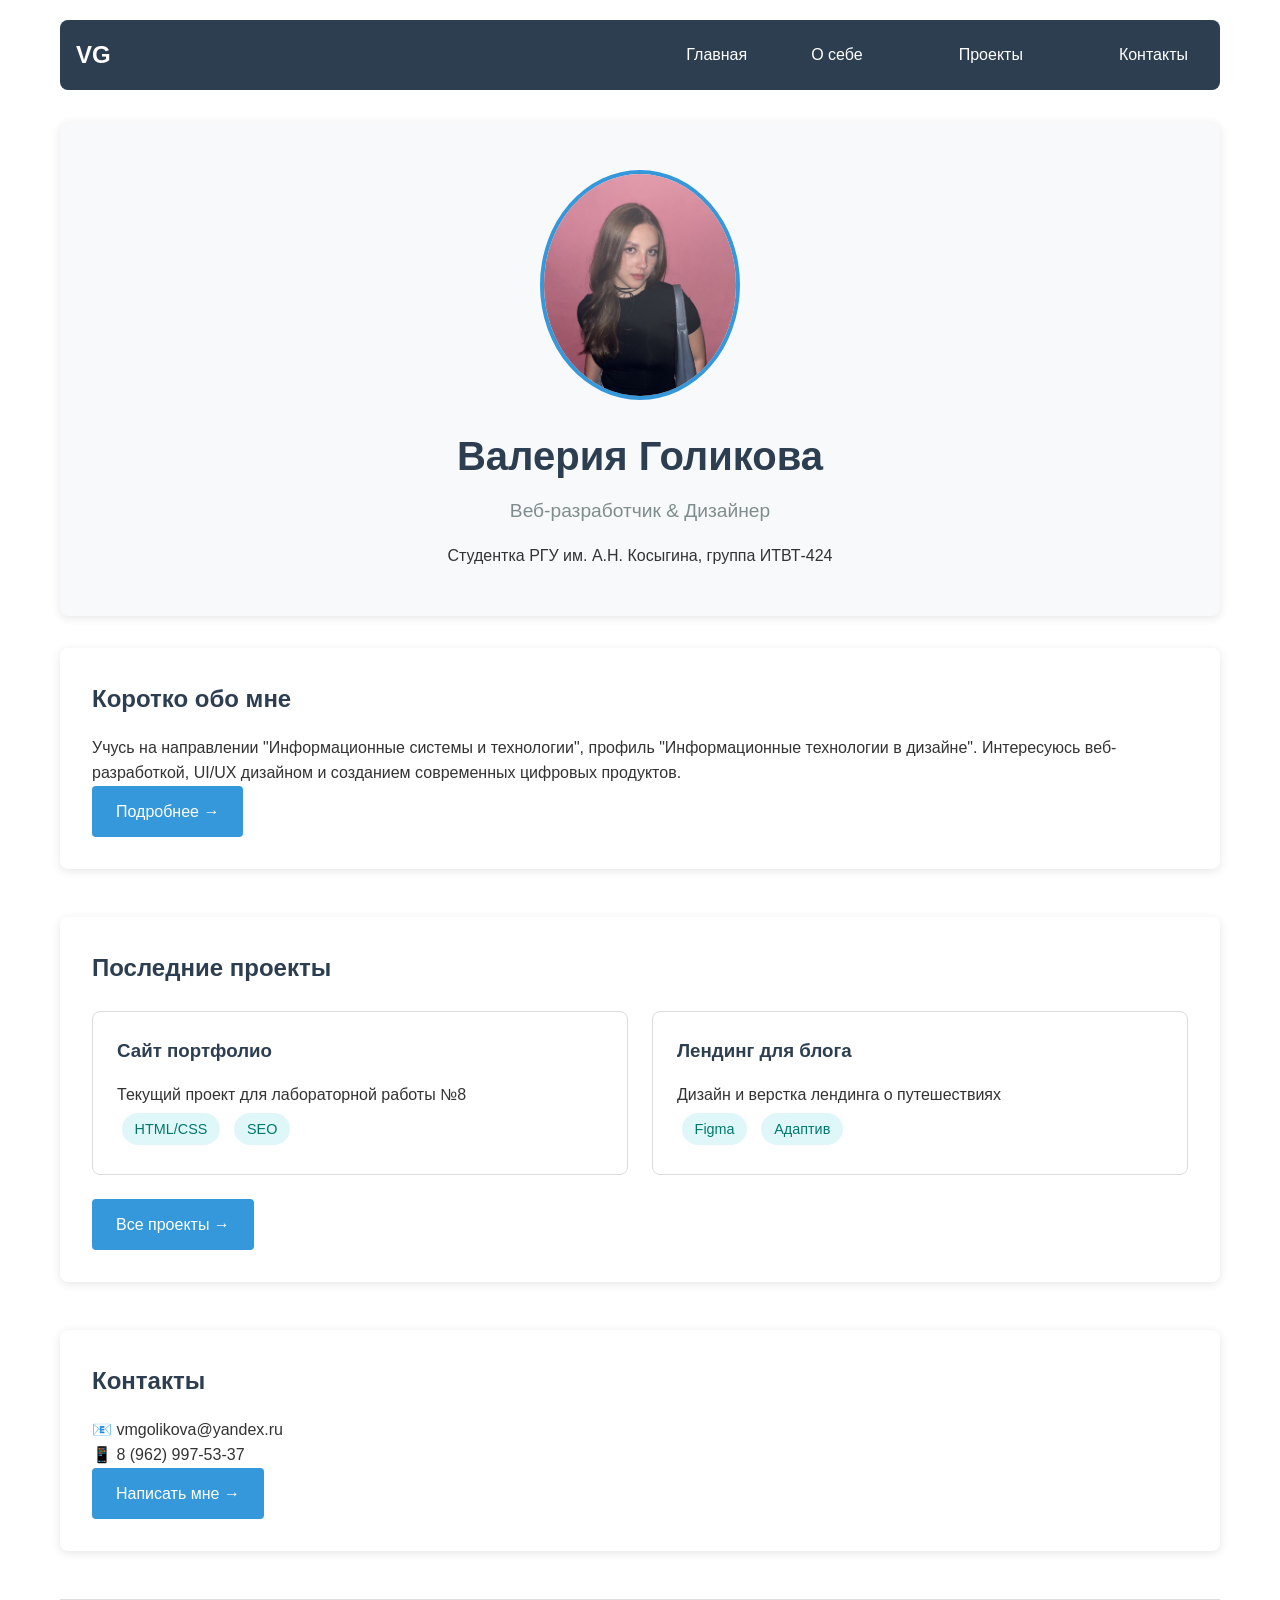
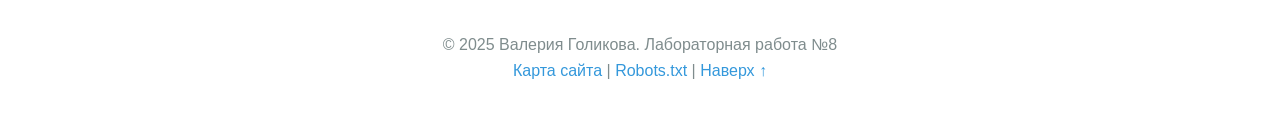
<file: index.html>
<!DOCTYPE html>
<html lang="ru">
<head>
    <meta charset="UTF-8">
    <meta name="viewport" content="width=device-width, initial-scale=1.0">
    
    <!-- SEO оптимизация -->
    <title>Валерия Голикова | Веб-разработчик - Портфолио</title>
    <meta name="description" content="Портфолио Валерии Голиковой, студентки РГУ им. Косыгина. Веб-разработка, дизайн, HTML, CSS, JavaScript, Figma.">
    
    <!-- Стили -->
    <link rel="stylesheet" href="css/style.css">
    
    <!-- Favicon -->
    <link rel="icon" href="data:image/svg+xml,<svg xmlns=%22http://www.w3.org/2000/svg%22 viewBox=%220 0 100 100%22><text y=%22.9em%22 font-size=%2290%22>👩‍💻</text></svg>">
</head>
<body>
    <!-- Навигация -->
    <header>
        <nav>
            <div class="logo">VG</div>
            <ul>
                <li><a href="#home">Главная</a></li>
                <li><a href="./about.html">О себе</a><li>
                <li><a href="./projects.html">Проекты</a><li>
                <li><a href="./contact.html">Контакты</a></li>
            </ul>
        </nav>
    </header>

    <!-- Герой секция -->
    <section id="home" class="hero">
        <div class="hero-content">
            <img src="images/y.jpeg" alt="Фото Валерии Голиковой" width="200" height="230">
            <h1>Валерия Голикова</h1>
            <p class="subtitle">Веб-разработчик & Дизайнер</p>
            <p>Студентка РГУ им. А.Н. Косыгина, группа ИТВТ-424</p>
        </div>
    </section>

    <!-- Кратко о себе -->
    <section class="about-preview">
        <h2>Коротко обо мне</h2>
        <p>Учусь на направлении "Информационные системы и технологии", профиль "Информационные технологии в дизайне". Интересуюсь веб-разработкой, UI/UX дизайном и созданием современных цифровых продуктов.</p>
        <a href="about.html" class="btn">Подробнее →</a>
    </section>

    <!-- Предпросмотр проектов -->
    <section class="projects-preview">
        <h2>Последние проекты</h2>
        <div class="project-cards">
            <div class="project-card">
                <h3>Сайт портфолио</h3>
                <p>Текущий проект для лабораторной работы №8</p>
                <span class="tag">HTML/CSS</span>
                <span class="tag">SEO</span>
            </div>
            <div class="project-card">
                <h3>Лендинг для блога</h3>
                <p>Дизайн и верстка лендинга о путешествиях</p>
                <span class="tag">Figma</span>
                <span class="tag">Адаптив</span>
            </div>
        </div>
        <a href="projects.html" class="btn">Все проекты →</a>
    </section>

    <!-- Контакты -->
    <section class="contact-preview">
        <h2>Контакты</h2>
        <p>📧 vmgolikova@yandex.ru</p>
        <p>📱 8 (962) 997-53-37</p>
        <a href="contact.html" class="btn">Написать мне →</a>
    </section>

    <!-- Подвал -->
    <footer>
        <p>&copy; 2025 Валерия Голикова. Лабораторная работа №8</p>
        <p>
            <a href="sitemap.xml">Карта сайта</a> | 
            <a href="robots.txt">Robots.txt</a> |
            <a href="#top">Наверх ↑</a>
        </p>
    </footer>
    <script src="js/main.js" defer></script>
</body>
</html>
</file>
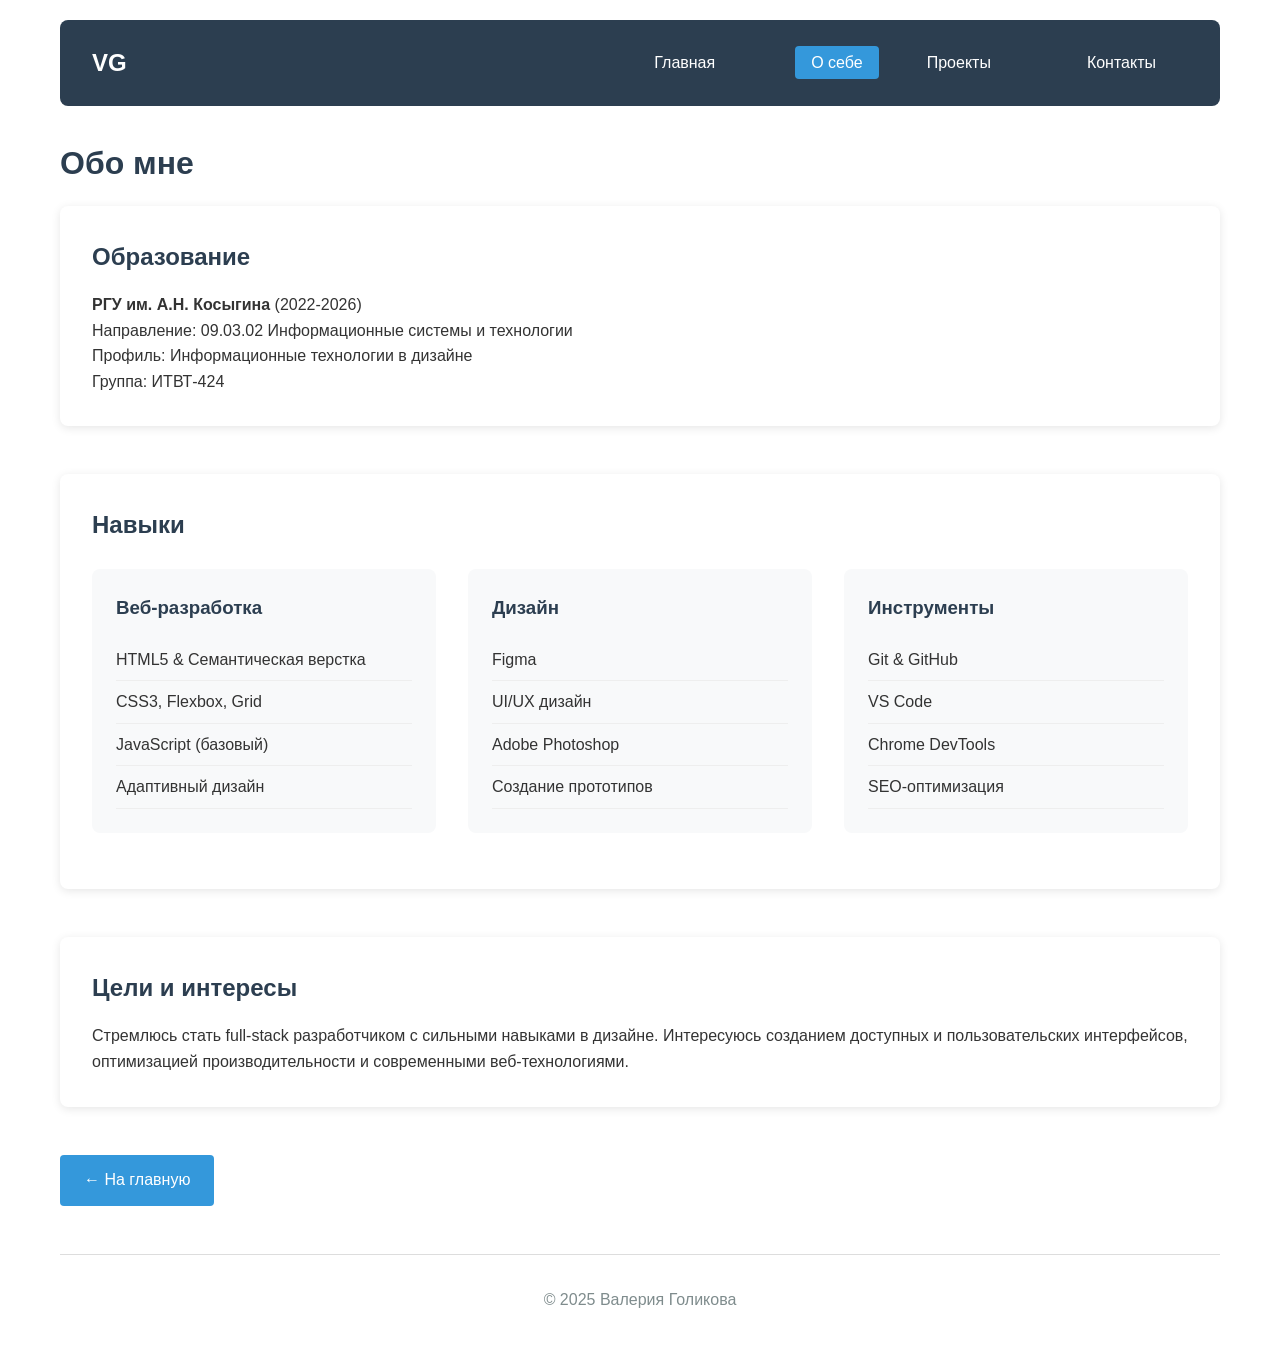
<file: about.html>
<!DOCTYPE html>
<html lang="ru">
<head>
    <meta charset="UTF-8">
    <meta name="viewport" content="width=device-width, initial-scale=1.0">
    <title>О себе | Валерия Голикова</title>
    <meta name="description" content="Подробная информация о Валерии Голиковой: образование, навыки, профессиональный опыт.">
    <link rel="stylesheet" href="css/style.css">
</head>
<body>
    <header>
        <nav>
            <a href="index.html" class="logo">VG</a>
            <ul>
                <li><a href="./index.html">Главная</a><li>
                <li><a href="about.html" class="active">О себе</a></li>
                <li><a href="./projects.html">Проекты</a><li>
                <li><a href="./contact.html">Контакты</a><li>
            </ul>
        </nav>
    </header>

    <main>
        <h1>Обо мне</h1>
        
        <section>
            <h2>Образование</h2>
            <p><strong>РГУ им. А.Н. Косыгина</strong> (2022-2026)</p>
            <p>Направление: 09.03.02 Информационные системы и технологии</p>
            <p>Профиль: Информационные технологии в дизайне</p>
            <p>Группа: ИТВТ-424</p>
        </section>

        <section>
            <h2>Навыки</h2>
            <div class="skills">
                <div class="skill-category">
                    <h3>Веб-разработка</h3>
                    <ul>
                        <li>HTML5 & Семантическая верстка</li>
                        <li>CSS3, Flexbox, Grid</li>
                        <li>JavaScript (базовый)</li>
                        <li>Адаптивный дизайн</li>
                    </ul>
                </div>
                <div class="skill-category">
                    <h3>Дизайн</h3>
                    <ul>
                        <li>Figma</li>
                        <li>UI/UX дизайн</li>
                        <li>Adobe Photoshop</li>
                        <li>Создание прототипов</li>
                    </ul>
                </div>
                <div class="skill-category">
                    <h3>Инструменты</h3>
                    <ul>
                        <li>Git & GitHub</li>
                        <li>VS Code</li>
                        <li>Chrome DevTools</li>
                        <li>SEO-оптимизация</li>
                    </ul>
                </div>
            </div>
        </section>

        <section>
            <h2>Цели и интересы</h2>
            <p>Стремлюсь стать full-stack разработчиком с сильными навыками в дизайне. Интересуюсь созданием доступных и пользовательских интерфейсов, оптимизацией производительности и современными веб-технологиями.</p>
        </section>

        <a href="index.html" class="btn">← На главную</a>
    </main>

    <footer>
        <p>&copy; 2025 Валерия Голикова</p>
    </footer>
</body>
</html>
</file>
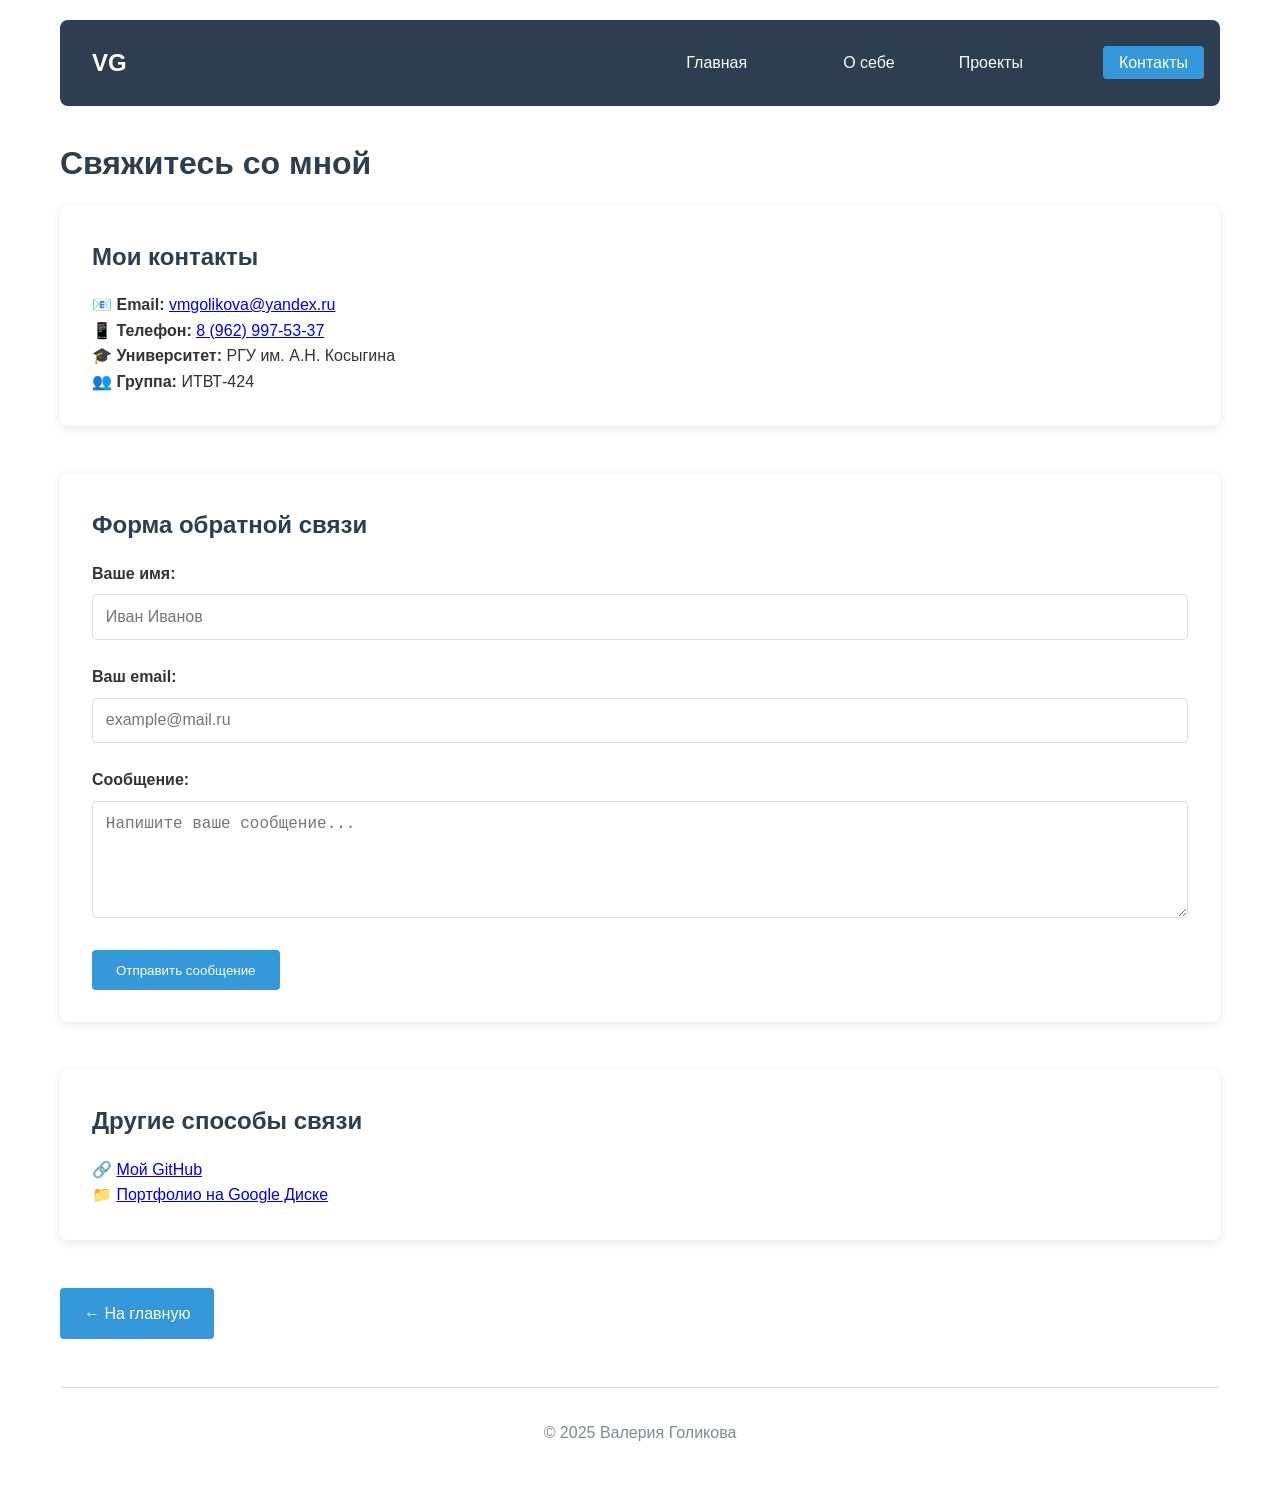
<file: contact.html>
<!DOCTYPE html>
<html lang="ru">
<head>
    <meta charset="UTF-8">
    <meta name="viewport" content="width=device-width, initial-scale=1.0">
    <title>Контакты | Валерия Голикова</title>
    <meta name="description" content="Контактная информация Валерии Голиковой для связи по вопросам веб-разработки и дизайна">
    <link rel="stylesheet" href="css/style.css">
</head>
<body>
    <header>
        <nav>
            <a href="index.html" class="logo">VG</a>
            <ul>
                <li><a href="./index.html">Главная</a><li>
                <li><a href="./about.html">О себе</a></li>
                <li><a href="./projects.html">Проекты</a><li>
                <li><a href="./contact.html" class="active">Контакты</a></li>
            </ul>
        </nav>
    </header>

    <main>
        <h1>Свяжитесь со мной</h1>
        
        <!-- Контактная информация -->
        <section class="contact-info">
            <h2>Мои контакты</h2>
            <p>📧 <strong>Email:</strong> <a href="mailto:vmgolikova@yandex.ru">vmgolikova@yandex.ru</a></p>
            <p>📱 <strong>Телефон:</strong> <a href="tel:+79629975337">8 (962) 997-53-37</a></p>
            <p>🎓 <strong>Университет:</strong> РГУ им. А.Н. Косыгина</p>
            <p>👥 <strong>Группа:</strong> ИТВТ-424</p>
        </section>

        <!-- Форма обратной связи -->
        <section class="contact-form">
            <h2>Форма обратной связи</h2>
            <form id="contactForm">
                <div class="form-group">
                    <label for="name">Ваше имя:</label>
                    <input type="text" id="name" name="name" required placeholder="Иван Иванов">
                </div>
                
                <div class="form-group">
                    <label for="email">Ваш email:</label>
                    <input type="email" id="email" name="email" required placeholder="example@mail.ru">
                </div>
                
                <div class="form-group">
                    <label for="message">Сообщение:</label>
                    <textarea id="message" name="message" rows="5" required placeholder="Напишите ваше сообщение..."></textarea>
                </div>
                
                <button type="submit" class="btn">Отправить сообщение</button>
            </form>
        </section>

        <!-- Ссылки -->
        <section class="links">
            <h2>Другие способы связи</h2>
            <p>🔗 <a href="https://github.com/vmgolikova" target="_blank">Мой GitHub</a></p>
            <p>📁 <a href="https://drive.google.com/drive/folders/1tqjrnlvo__XieO8jeE9jfVeBrod2WRjI" target="_blank">Портфолио на Google Диске</a></p>
        </section>

        <a href="index.html" class="btn">← На главную</a>
    </main>

    <footer>
        <p>&copy; 2025 Валерия Голикова</p>
    </footer>
</body>
</html>
</file>
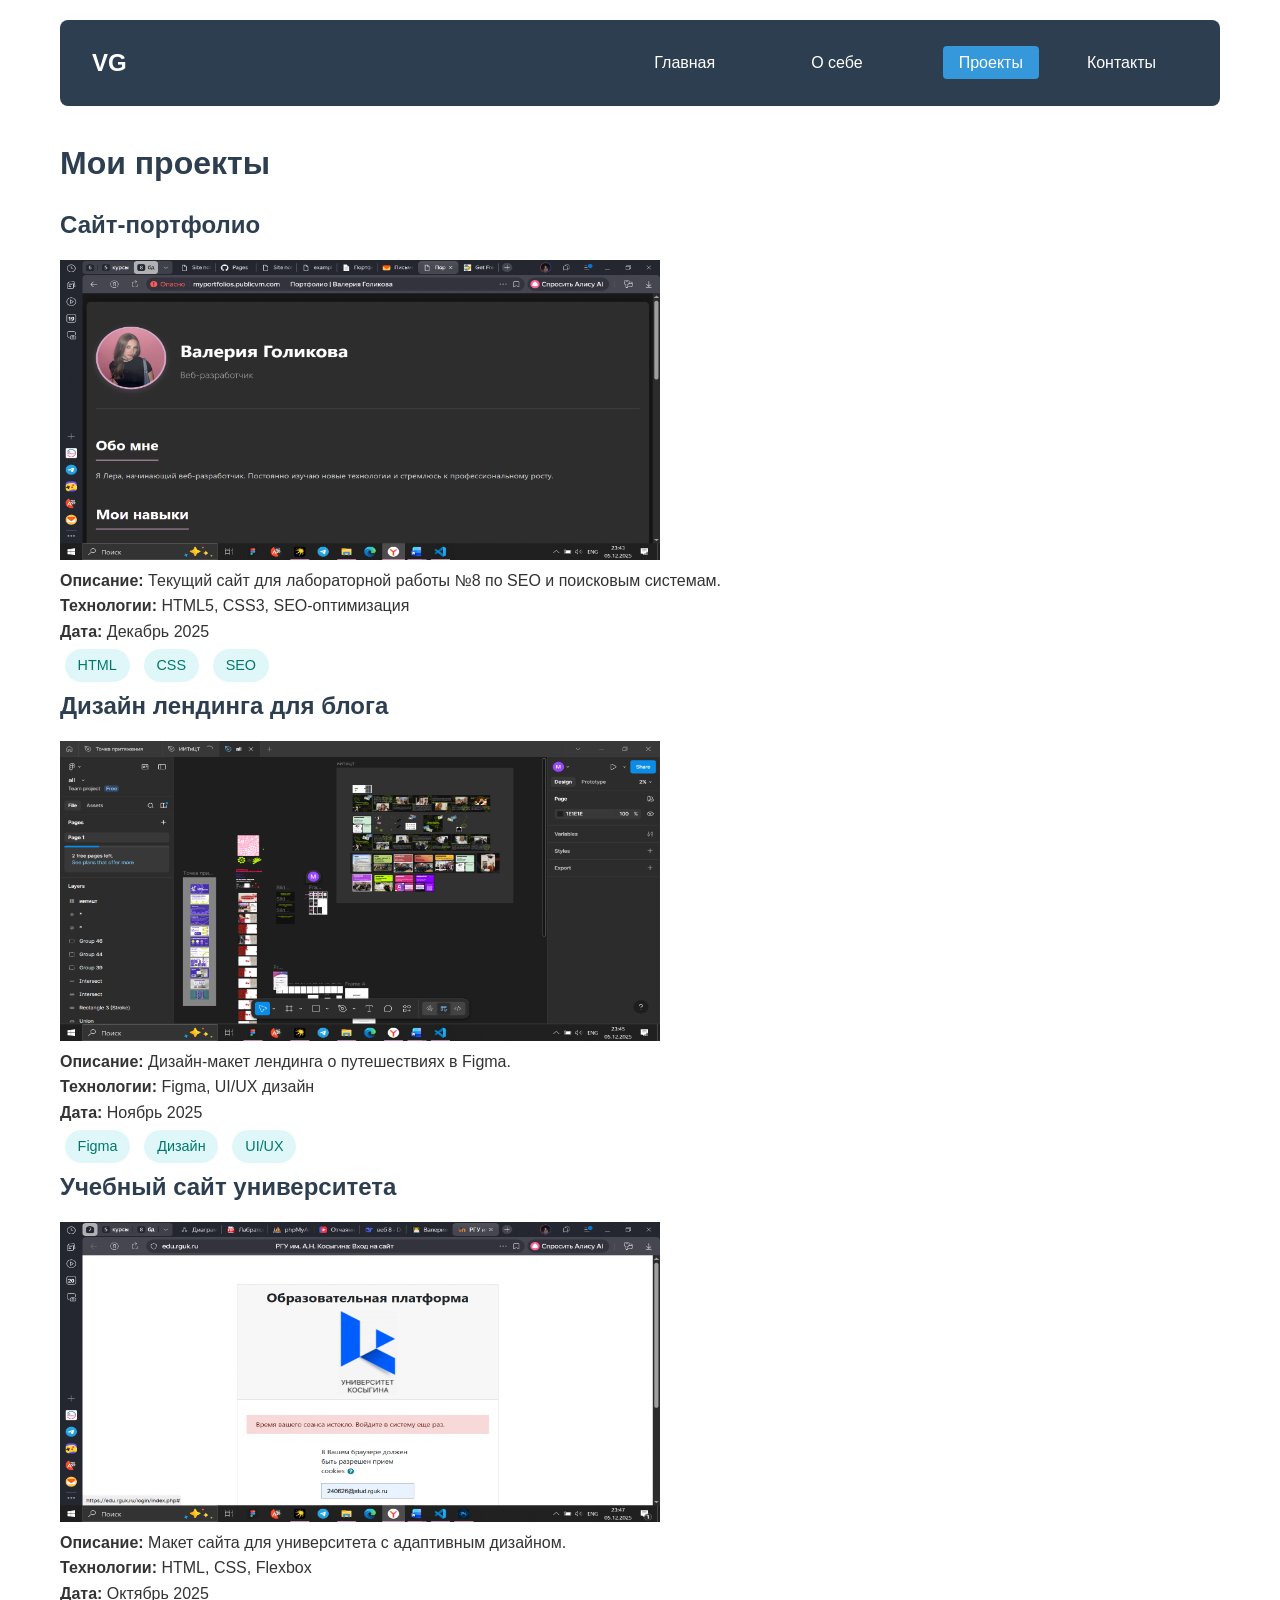
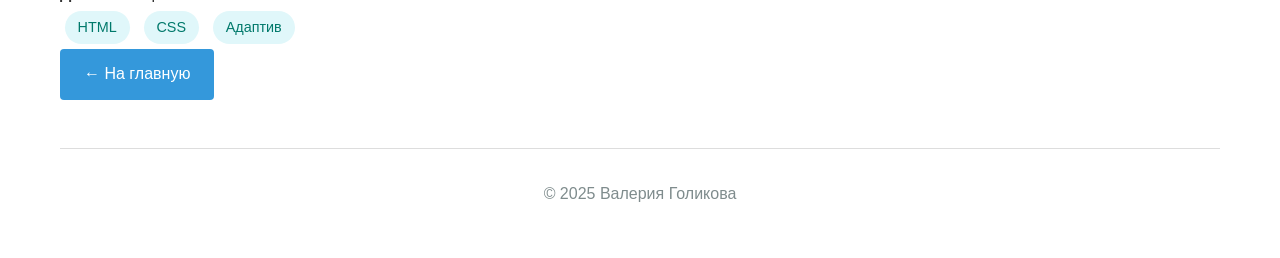
<file: projects.html>
<!DOCTYPE html>
<html lang="ru">
<head>
    <meta charset="UTF-8">
    <meta name="viewport" content="width=device-width, initial-scale=1.0">
    <title>Мои проекты | Валерия Голикова</title>
    <meta name="description" content="Портфолио проектов Валерии Голиковой: веб-разработка, дизайн, лабораторные работы">
    <link rel="stylesheet" href="css/style.css">
</head>
<body>
    <header>
        <nav>
            <a href="index.html" class="logo">VG</a>
            <ul>
                <li><a href="./index.html">Главная</a><li>
                <li><a href="./about.html">О себе</a><li>
                <li><a href="projects.html" class="active">Проекты</a></li>
                <li><a href="./contact.html">Контакты</a><li>
            </ul>
        </nav>
    </header>

    <main>
        <h1>Мои проекты</h1>
        
        <!-- Проект 1 -->
        <article class="project">
            <h2>Сайт-портфолио</h2>
            <img src="images/project1.png" alt="Главная страница сайта-портфолио" width="600" height="300">
            <p><strong>Описание:</strong> Текущий сайт для лабораторной работы №8 по SEO и поисковым системам.</p>
            <p><strong>Технологии:</strong> HTML5, CSS3, SEO-оптимизация</p>
            <p><strong>Дата:</strong> Декабрь 2025</p>
            <div class="tags">
                <span class="tag">HTML</span>
                <span class="tag">CSS</span>
                <span class="tag">SEO</span>
            </div>
        </article>

        <!-- Проект 2 -->
        <article class="project">
            <h2>Дизайн лендинга для блога</h2>
            <img src="images/project2.png" alt="Макет лендинга в Figma" width="600" height="300">
            <p><strong>Описание:</strong> Дизайн-макет лендинга о путешествиях в Figma.</p>
            <p><strong>Технологии:</strong> Figma, UI/UX дизайн</p>
            <p><strong>Дата:</strong> Ноябрь 2025</p>
            <div class="tags">
                <span class="tag">Figma</span>
                <span class="tag">Дизайн</span>
                <span class="tag">UI/UX</span>
            </div>
        </article>

        <!-- Проект 3 -->
        <article class="project">
            <h2>Учебный сайт университета</h2>
            <img src="images/project3.png" alt="Страница учебного сайта" width="600" height="300">
            <p><strong>Описание:</strong> Макет сайта для университета с адаптивным дизайном.</p>
            <p><strong>Технологии:</strong> HTML, CSS, Flexbox</p>
            <p><strong>Дата:</strong> Октябрь 2025</p>
            <div class="tags">
                <span class="tag">HTML</span>
                <span class="tag">CSS</span>
                <span class="tag">Адаптив</span>
            </div>
        </article>

        <a href="index.html" class="btn">← На главную</a>
    </main>

    <footer>
        <p>&copy; 2025 Валерия Голикова</p>
    </footer>
</body>
</html>
</file>
<file: css/style.css>
/* Базовые стили */
* {
    margin: 0;
    padding: 0;
    box-sizing: border-box;
}

body {
    font-family: 'Segoe UI', Tahoma, Geneva, Verdana, sans-serif;
    line-height: 1.6;
    color: #333;
    max-width: 1200px;
    margin: 0 auto;
    padding: 20px;
}

/* Навигация */
header {
    background: #2c3e50;
    color: white;
    padding: 1rem;
    border-radius: 8px;
    margin-bottom: 2rem;
}

nav {
    display: flex;
    justify-content: space-between;
    align-items: center;
}

.logo {
    font-size: 1.5rem;
    font-weight: bold;
    color: white;
    text-decoration: none;
}

nav ul {
    display: flex;
    list-style: none;
    gap: 2rem;
}

nav a {
    color: white;
    text-decoration: none;
    padding: 0.5rem 1rem;
    border-radius: 4px;
    transition: background 0.3s;
}

nav a:hover, nav a.active {
    background: #3498db;
}

/* Герой секция */
.hero {
    text-align: center;
    padding: 3rem 1rem;
    background: #f8f9fa;
    border-radius: 8px;
    margin-bottom: 2rem;
}

.hero img {
    border-radius: 50%;
    border: 4px solid #3498db;
    margin-bottom: 1rem;
}

.hero h1 {
    font-size: 2.5rem;
    color: #2c3e50;
    margin-bottom: 0.5rem;
}

.subtitle {
    color: #7f8c8d;
    font-size: 1.2rem;
    margin-bottom: 1rem;
}

/* Секции */
section {
    margin-bottom: 3rem;
    padding: 2rem;
    background: white;
    border-radius: 8px;
    box-shadow: 0 2px 10px rgba(0,0,0,0.1);
}

h1, h2, h3 {
    color: #2c3e50;
    margin-bottom: 1rem;
}

/* Кнопки */
.btn {
    display: inline-block;
    background: #3498db;
    color: white;
    padding: 0.8rem 1.5rem;
    text-decoration: none;
    border-radius: 4px;
    border: none;
    cursor: pointer;
    transition: background 0.3s;
}

.btn:hover {
    background: #2980b9;
}

.btn-outline {
    background: transparent;
    border: 2px solid #3498db;
    color: #3498db;
}

/* Проекты */
.project-cards {
    display: grid;
    grid-template-columns: repeat(auto-fit, minmax(250px, 1fr));
    gap: 1.5rem;
    margin: 1.5rem 0;
}

.project-card {
    padding: 1.5rem;
    border: 1px solid #ddd;
    border-radius: 8px;
    transition: transform 0.3s;
}

.project-card:hover {
    transform: translateY(-5px);
    box-shadow: 0 5px 15px rgba(0,0,0,0.1);
}

.tag {
    display: inline-block;
    background: #e0f7fa;
    color: #00796b;
    padding: 0.3rem 0.8rem;
    border-radius: 20px;
    font-size: 0.9rem;
    margin: 0.3rem;
}

/* Навыки */
.skills {
    display: grid;
    grid-template-columns: repeat(auto-fit, minmax(200px, 1fr));
    gap: 2rem;
    margin: 1.5rem 0;
}

.skill-category {
    padding: 1.5rem;
    background: #f8f9fa;
    border-radius: 8px;
}

.skill-category ul {
    list-style: none;
    margin-top: 1rem;
}

.skill-category li {
    padding: 0.5rem 0;
    border-bottom: 1px solid #eee;
}

/* Форма */
.form-group {
    margin-bottom: 1.5rem;
}

.form-group label {
    display: block;
    margin-bottom: 0.5rem;
    font-weight: bold;
}

.form-group input,
.form-group textarea,
.form-group select {
    width: 100%;
    padding: 0.8rem;
    border: 1px solid #ddd;
    border-radius: 4px;
    font-size: 1rem;
}

/* Подвал */
footer {
    text-align: center;
    padding: 2rem;
    margin-top: 3rem;
    border-top: 1px solid #ddd;
    color: #7f8c8d;
}

footer a {
    color: #3498db;
    text-decoration: none;
}

/* Адаптивность */
@media (max-width: 768px) {
    nav {
        flex-direction: column;
        gap: 1rem;
    }
    
    nav ul {
        flex-direction: column;
        text-align: center;
        gap: 0.5rem;
    }
    
    .hero h1 {
        font-size: 2rem;
    }
    
    .project-cards {
        grid-template-columns: 1fr;
    }
}
/* Дополнительные стили для JavaScript функционала */

/* Активная ссылка */
nav a.active {
    background-color: #3498db;
    color: white;
}

/* Анимация загрузки изображений */
img[data-src] {
    opacity: 0;
    transition: opacity 0.3s ease;
}

img.loaded {
    opacity: 1;
}

/* Стили для кнопок фильтрации */
.filter-btn {
    padding: 8px 16px;
    border: 2px solid #3498db;
    background: white;
    color: #3498db;
    border-radius: 20px;
    cursor: pointer;
    transition: all 0.3s;
}

.filter-btn.active {
    background: #3498db;
    color: white;
}

.filter-btn:hover:not(.active) {
    background: #f0f8ff;
}

/* Плавная прокрутка */
html {
    scroll-behavior: smooth;
}

/* Скрытые элементы */
.hidden {
    display: none;
}

/* Сообщения формы */
.form-message {
    padding: 10px;
    border-radius: 4px;
    margin: 10px 0;
}

.form-success {
    background-color: #d4edda;
    color: #155724;
    border: 1px solid #c3e6cb;
}

.form-error {
    background-color: #f8d7da;
    color: #721c24;
    border: 1px solid #f5c6cb;
}
</file>
